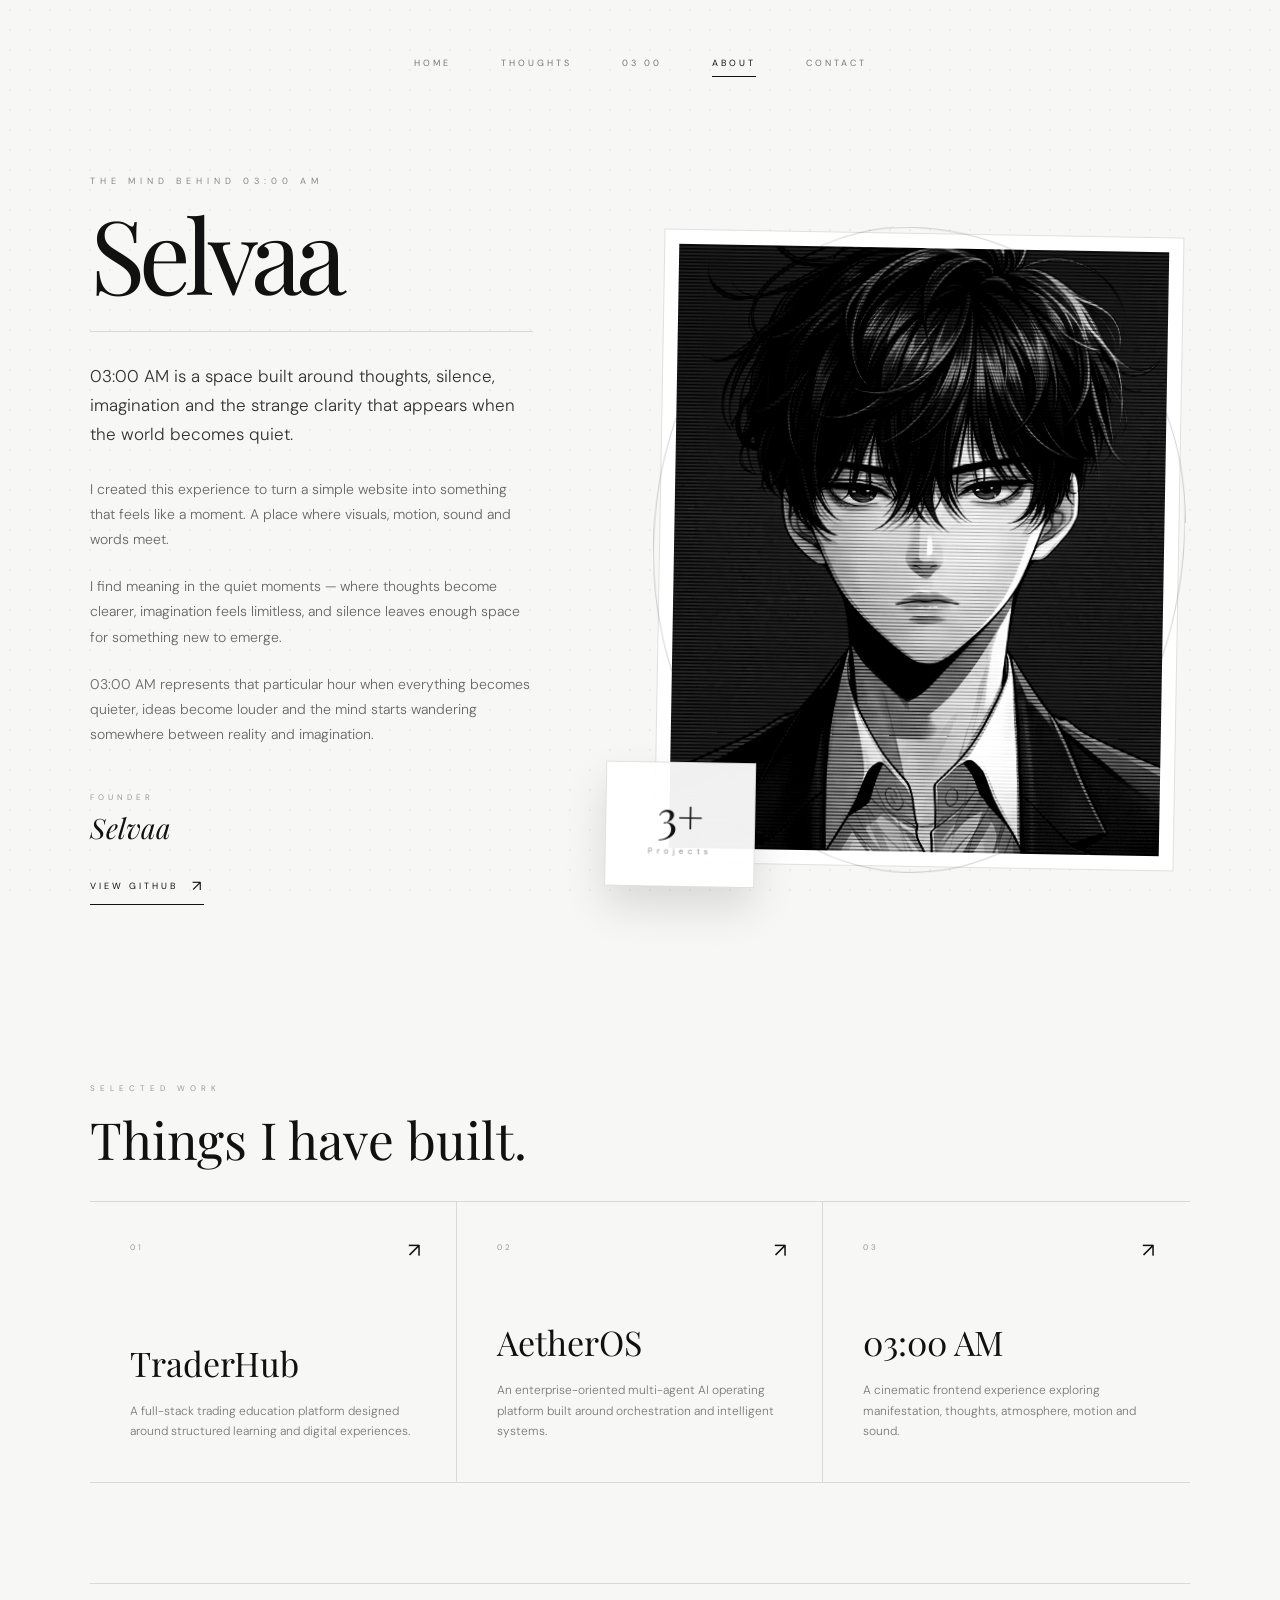
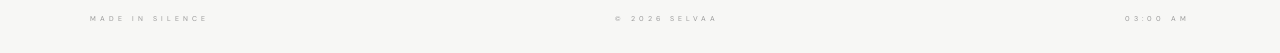
<file: about.html>
<!doctype html>
<html lang="en">
  <head>
    <meta charset="UTF-8" />

    <meta name="viewport" content="width=device-width, initial-scale=1.0" />

    <title>03:00 AM — About Selvaa</title>

    <link rel="stylesheet" href="css/about.css" />

    <link
      href="https://fonts.googleapis.com/css2?family=DM+Sans:wght@300;400;500&family=Playfair+Display:ital,wght@0,400;0,500;1,400;1,500&display=swap"
      rel="stylesheet"
    />
  </head>

  <body>
    <!-- =========================================
         PAGE
    ========================================== -->

    <main class="about-page">
      <!-- =====================================
             HEADER
        ====================================== -->

      <header class="about-header">
        <!-- <a href="index.html" class="about-logo"> 03:00 </a> -->

        <nav class="about-nav">
          <a href="index.html"> HOME </a>

          <a href="thoughts.html"> THOUGHTS </a>

          <a href="0300.html">03 00</a>

          <a href="about.html" class="active"> ABOUT </a>

          <a href="contact.html"> CONTACT </a>
        </nav>
      </header>

      <!-- =====================================
             HERO
        ====================================== -->

      <section class="about-hero">
        <!-- =================================
                 LEFT CONTENT
            ================================== -->

        <div class="about-content">
          <span class="eyebrow"> THE MIND BEHIND 03:00 AM </span>

          <h1>Selvaa</h1>

          <div class="intro-line"></div>

          <p class="about-lead">
            03:00 AM is a space built around thoughts, silence, imagination and
            the strange clarity that appears when the world becomes quiet.
          </p>

          <p>
            I created this experience to turn a simple website into something
            that feels like a moment. A place where visuals, motion, sound and
            words meet.
          </p>

          <p>
            I find meaning in the quiet moments — where thoughts become clearer,
            imagination feels limitless, and silence leaves enough space for
            something new to emerge.
          </p>

          <p>
            03:00 AM represents that particular hour when everything becomes
            quieter, ideas become louder and the mind starts wandering somewhere
            between reality and imagination.
          </p>

          <!-- =================================
                     SIGNATURE
                ================================== -->

          <div class="signature">
            <span> Founder </span>

            <strong> Selvaa </strong>
          </div>

          <!-- =================================
                     GITHUB
                ================================== -->

          <a
            href="https://github.com/sselvaa202-cpu"
            target="_blank"
            rel="noopener noreferrer"
            class="github-link"
          >
            VIEW GITHUB

            <span>↗</span>
          </a>
        </div>

        <!-- =================================
                 RIGHT PORTRAIT
            ================================== -->

        <div class="portrait-area" id="portraitArea">
          <!-- Decorative outer frame -->

          <div class="portrait-frame">
            <!-- Wave border -->

            <div class="liquid-border"></div>

            <!-- Image container -->

            <div class="portrait" id="portrait">
              <!--
                            Base grayscale image
                        -->

              <img
                src="assets/images/anime.png"
                alt="Selvaa"
                class="portrait-image grayscale"
              />

              <!--
                            Color layer.

                            JavaScript controls
                            the circular mask.
                        -->

              <img
                src="assets/images/profile animee.png"
                alt=""
                class="portrait-image color-image"
                aria-hidden="true"
              />

              <!-- Water ripple -->

              <div class="water-ripple ripple-one"></div>

              <div class="water-ripple ripple-two"></div>

              <div class="water-ripple ripple-three"></div>

              <!-- Cursor glow -->

              <div class="cursor-glow"></div>
            </div>

            <!-- =================================
                         FLOATING CARD
                    ================================== -->

            <div class="floating-card">
              <span class="number"> 3+ </span>

              <span class="card-label"> Projects </span>
            </div>

            <!-- Image caption -->
            <!-- 
                    <div class="portrait-caption">

                        <span>
                            SELVAA
                        </span>

                        <span>
                            03:00 AM
                        </span>

                    </div> -->
          </div>
        </div>
      </section>

      <!-- =====================================
             PROJECTS
        ====================================== -->

      <section class="projects-section">
        <div class="section-heading">
          <span> SELECTED WORK </span>

          <h2>Things I have built.</h2>
        </div>

        <div class="projects-grid">
          <!-- PROJECT 01 -->

          <a
            href="https://github.com/sselvaa202-cpu/tradershub"
            target="_blank"
            rel="noopener noreferrer"
            class="project-card"
          >
            <span class="project-number"> 01 </span>

            <div>
              <h3>TraderHub</h3>

              <p>
                A full-stack trading education platform designed around
                structured learning and digital experiences.
              </p>
            </div>

            <span class="project-arrow"> ↗ </span>
          </a>

          <!-- PROJECT 02 -->

          <a
            href="https://github.com/sselvaa202-cpu/AetherOS"
            target="_blank"
            rel="noopener noreferrer"
            class="project-card"
          >
            <span class="project-number"> 02 </span>

            <div>
              <h3>AetherOS</h3>

              <p>
                An enterprise-oriented multi-agent AI operating platform built
                around orchestration and intelligent systems.
              </p>
            </div>

            <span class="project-arrow"> ↗ </span>
          </a>

          <!-- PROJECT 03 -->

          <a
            href="https://github.com/sselvaa202-cpu/03-00-Am"
            target="_blank"
            rel="noopener noreferrer"
            class="project-card"
          >
            <span class="project-number"> 03 </span>

            <div>
              <h3>03:00 AM</h3>

              <p>
                A cinematic frontend experience exploring manifestation,
                thoughts, atmosphere, motion and sound.
              </p>
            </div>

            <span class="project-arrow"> ↗ </span>
          </a>
        </div>
      </section>

      <!-- =====================================
             FOOTER
        ====================================== -->

      <footer class="about-footer">
        <span> MADE IN SILENCE </span>

        <span> © 2026 SELVAA </span>

        <span> 03:00 AM </span>
      </footer>
    </main>

    <script src="about.js"></script>
  </body>
</html>
</file>
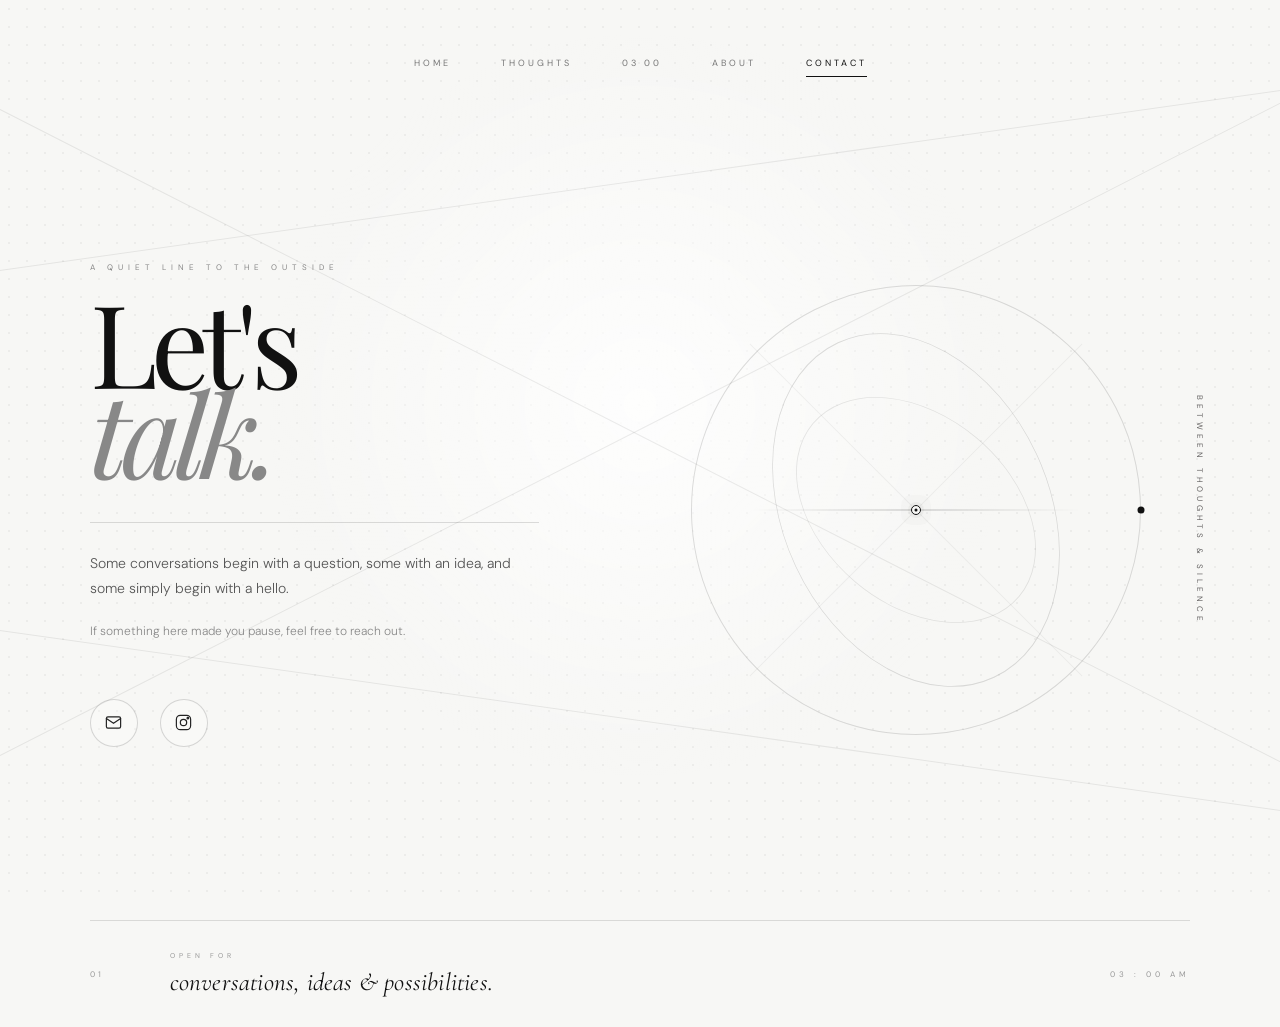
<file: contact.html>
<!DOCTYPE html>
<html lang="en">

<head>
    <meta charset="UTF-8">

    <meta name="viewport"
          content="width=device-width, initial-scale=1.0">

    <title>03:00 AM — Contact Selvaa</title>

    <link rel="stylesheet" href="css/contact.css">
</head>

<body>

    <main class="contact-page">

        <!-- =================================================
             HEADER
        ================================================== -->

        <header class="contact-header">

            <!-- <a href="index.html" class="contact-logo">
                03:00
            </a> -->

            <nav class="contact-nav">

                <a href="index.html">
                    HOME
                </a>

                <a href="thoughts.html">
                    THOUGHTS
                </a>

                <a href="0300.html">
                    03 00
                </a>

                <a href="about.html">
                    ABOUT
                </a>

                <a href="contact.html" class="active">
                    CONTACT
                </a>

            </nav>

        </header>


        <!-- =================================================
             BACKGROUND CROSS LINES
        ================================================== -->

        <div class="cross-lines">

            <span class="line line-one"></span>
            <span class="line line-two"></span>
            <span class="line line-three"></span>
            <span class="line line-four"></span>

        </div>


        <!-- =================================================
             HERO
        ================================================== -->

        <section class="contact-hero">


            <!-- =============================================
                 LEFT SIDE
            ============================================== -->

            <div class="contact-intro">

                <span class="eyebrow">
                    A QUIET LINE TO THE OUTSIDE
                </span>


                <h1>
                    Let's<br>
                    <span>talk.</span>
                </h1>


                <div class="intro-line"></div>


                <p class="contact-description">

                    Some conversations begin with a question,
                    some with an idea, and some simply begin
                    with a hello.

                </p>


                <p class="contact-description small">

                    If something here made you pause,
                    feel free to reach out.

                </p>


                <!-- =========================================
                     SOCIAL / CONTACT ICONS
                ========================================== -->

                <div class="contact-icons">


                    <!-- EMAIL -->

                    <a
                        href="mailto:sselvaa202@gmail.com"
                        class="contact-icon email-icon"
                        aria-label="Send email"
                        data-tooltip="sselvaa202@gmail.com"
                    >

                        <svg
                            viewBox="0 0 24 24"
                            aria-hidden="true"
                        >

                            <rect
                                x="3"
                                y="5"
                                width="18"
                                height="14"
                                rx="2"
                            ></rect>

                            <path
                                d="M3 7l9 6 9-6"
                            ></path>

                        </svg>

                    </a>


                    <!-- INSTAGRAM -->

                    <a
                        href="https://www.instagram.com/selvaa03.00/"
                        target="_blank"
                        rel="noopener noreferrer"
                        class="contact-icon instagram-icon"
                        aria-label="Open Instagram"
                        data-tooltip="@selvaa03.00"
                    >

                        <svg
                            viewBox="0 0 24 24"
                            aria-hidden="true"
                        >

                            <rect
                                x="3"
                                y="3"
                                width="18"
                                height="18"
                                rx="5"
                            ></rect>

                            <circle
                                cx="12"
                                cy="12"
                                r="4"
                            ></circle>

                            <circle
                                cx="17.5"
                                cy="6.5"
                                r="1"
                                class="instagram-dot"
                            ></circle>

                        </svg>

                    </a>

                </div>

            </div>


            <!-- =============================================
                 RIGHT ART
            ============================================== -->

            <div class="contact-art">


                <!-- OUTER ORBIT -->

                <div class="orbit orbit-one"></div>


                <!-- MIDDLE ORBIT -->

                <div class="orbit orbit-two"></div>


                <!-- INNER ORBIT -->

                <div class="orbit orbit-three"></div>


                <!-- DIAGONAL CROSS -->

                <div class="art-cross">

                    <span></span>
                    <span></span>

                </div>


                <!-- CENTER POINT -->

                <div class="orbit-center">

                    <span></span>

                </div>


                <!-- OLD 03:00 CARD REMOVED -->


                <!-- OLD 03 AM REMOVED -->


                <!-- VERTICAL TEXT -->

                <div class="vertical-text">
                    BETWEEN THOUGHTS & SILENCE
                </div>


                <!-- ORBITING DOT -->

                <div class="orbit-dot"></div>


            </div>

        </section>


        <!-- =================================================
             BOTTOM MESSAGE
        ================================================== -->

        <section class="contact-bottom">

            <span class="bottom-number">
                01
            </span>


            <div class="bottom-message">

                <span>
                    OPEN FOR
                </span>

                <strong>
                    conversations, ideas & possibilities.
                </strong>

            </div>


            <span class="bottom-time">
                03 : 00 AM
            </span>

        </section>


        <!-- =================================================
             FOOTER
        ================================================== -->
<!-- 
        <footer class="contact-footer">

            <span>
                © 2026 SELVAA
            </span>

            <span>
                MADE AFTER MIDNIGHT
            </span>

            <span>
                03 : 00
            </span>

        </footer> -->


    </main>


    <script src="contact.js"></script>

</body>

</html>
</file>
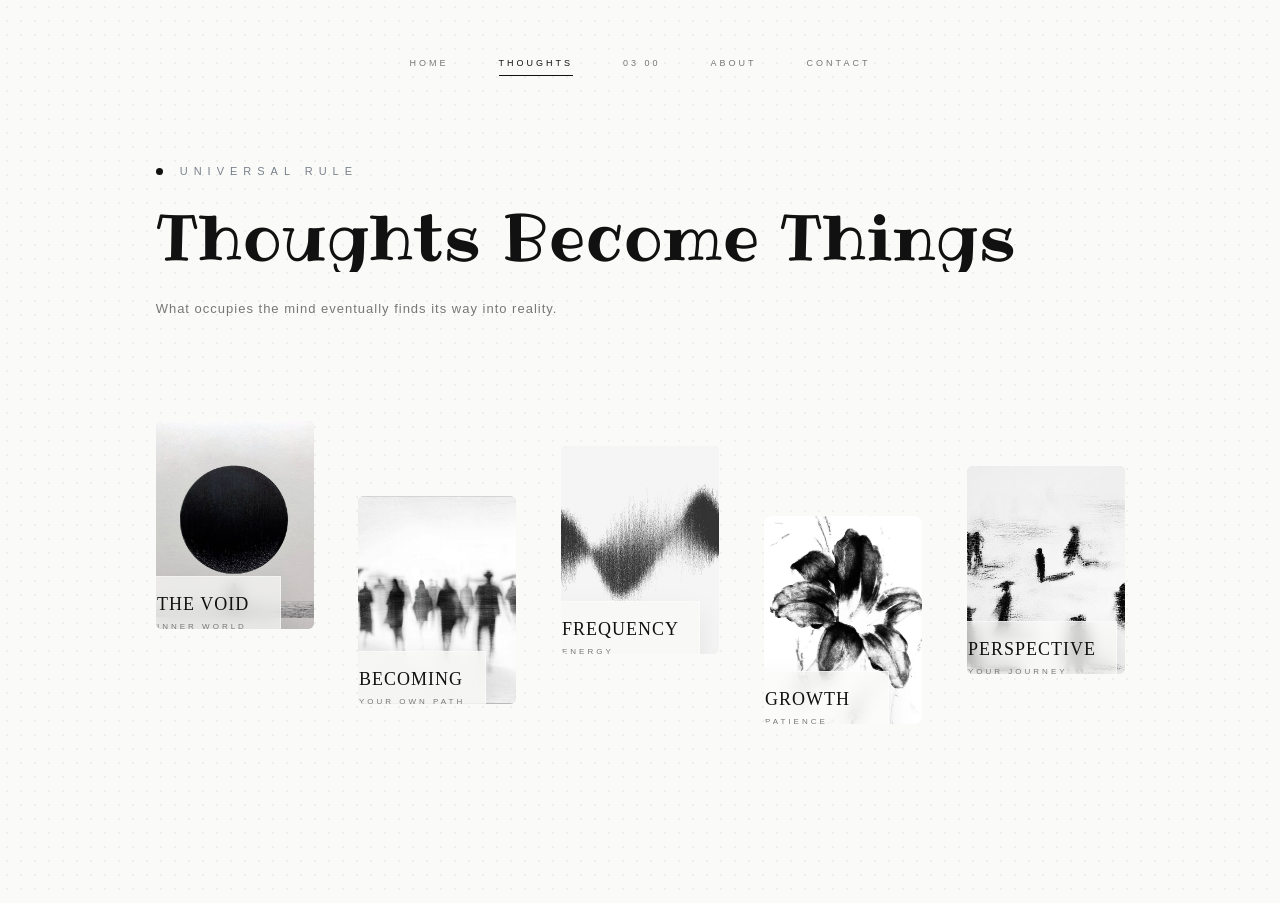
<file: thoughts.html>
<!DOCTYPE html>
<html lang="en">

<head>

    <meta charset="UTF-8">

    <meta name="viewport"
          content="width=device-width, initial-scale=1.0">

    <title>Thoughts | 03:00 AM</title>

    <link rel="stylesheet" href="css/thoughts.css">

</head>


<body>


    <!-- =================================
         DOTTED BACKGROUND
    ================================== -->

    <div class="dotted-background"></div>

    

    <!-- =================================
         PAGE HEADER / NAVIGATION
    ================================== -->
    

    <header class="site-header">
    <main class="about-page">
      <!-- =====================================
             HEADER
        ====================================== -->

      <header class="about-header">
        <!-- <a href="index.html" class="about-logo"> 03:00 </a> -->

        <nav class="about-nav">
          <a href="index.html"> HOME </a>

          <a href="thoughts.html" class="active"> THOUGHTS </a>

          <a href="0300.html">03 00</a>

          <a href="about.html" > ABOUT </a>

          <a href="contact.html"> CONTACT </a>
        </nav>
      </header>



    <!-- =================================
         PAGE HEADER
    ================================== -->

    <header class="thought-header">

        <p class="eyebrow">
            UNIVERSAL RULE
        </p>


        <h1>
            Thoughts Become Things
        </h1>


        <p class="intro">
            What occupies the mind eventually finds
            its way into reality.
        </p>

    </header>





    <!-- =================================
         THOUGHTS GALLERY
    ================================== -->

    <main class="thought-gallery">



        <!-- =================================
             IMAGE 01
        ================================== -->

        <article class="thought-card card-1">

            <div class="image-box">

                <img
                    src="assets/images/thoughts4.jfif"
                    alt="Abstract black circle with a person"
                >

                <div class="overlay"></div>


                <div class="quote">

                    <span>01</span>

                    <p>
                        Your reality begins
                        with the thoughts
                        you repeatedly believe.
                    </p>

                </div>


                <div class="floating-label">

                    <strong>
                        THE VOID
                    </strong>

                    <small>
                        INNER WORLD
                    </small>

                </div>

            </div>

        </article>





        <!-- =================================
             IMAGE 02
        ================================== -->

        <article class="thought-card card-2">

            <div class="image-box">

                <img
                    src="assets/images/download (3).jfif"
                    alt="Blurred people"
                >

                <div class="overlay"></div>


                <div class="quote">

                    <span>02</span>

                    <p>
                        You don't have to
                        follow every path
                        everyone else takes.
                    </p>

                </div>


                <div class="floating-label">

                    <strong>
                        BECOMING
                    </strong>

                    <small>
                        YOUR OWN PATH
                    </small>

                </div>

            </div>

        </article>





        <!-- =================================
             IMAGE 03
        ================================== -->

        <article class="thought-card card-3">

            <div class="image-box">

                <img
                    src="assets/images/thoughts1.jfif"
                    alt="Abstract frequency wave"
                >

                <div class="overlay"></div>


                <div class="quote">

                    <span>03</span>

                    <p>
                        What you give your
                        attention to becomes
                        your frequency.
                    </p>

                </div>


                <div class="floating-label">

                    <strong>
                        FREQUENCY
                    </strong>

                    <small>
                        ENERGY
                    </small>

                </div>

            </div>

        </article>





        <!-- =================================
             IMAGE 04
        ================================== -->

        <article class="thought-card card-4">

            <div class="image-box">

                <img
                    src="assets/images/thoughts2.jfif"
                    alt="Black and white flower"
                >

                <div class="overlay"></div>


                <div class="quote">

                    <span>04</span>

                    <p>
                        Growth is often
                        invisible before
                        it becomes beautiful.
                    </p>

                </div>


                <div class="floating-label">

                    <strong>
                        GROWTH
                    </strong>

                    <small>
                        PATIENCE
                    </small>

                </div>

            </div>

        </article>





        <!-- =================================
             IMAGE 05
        ================================== -->

        <article class="thought-card card-5">

            <div class="image-box">

                <img
                    src="assets/images/thoughts3.jfif"
                    alt="People moving in different directions"
                >

                <div class="overlay"></div>


                <div class="quote">

                    <span>05</span>

                    <p>
                        Stop comparing your
                        journey and your
                        vision becomes clear.
                    </p>

                </div>


                <div class="floating-label">

                    <strong>
                        PERSPECTIVE
                    </strong>

                    <small>
                        YOUR JOURNEY
                    </small>

                </div>

            </div>

        </article>


    </main>


</body>

</html>
</file>
<file: css/about.css>
/* =====================================================
   GOOGLE FONT
===================================================== */

@import url('https://fonts.googleapis.com/css2?family=DM+Sans:wght@300;400;500&family=Playfair+Display:ital,wght@0,400;0,500;1,400;1,500&display=swap');


/* =====================================================
   RESET
===================================================== */

* {
    margin: 0;
    padding: 0;
    box-sizing: border-box;
}


html {
    scroll-behavior: smooth;
}


body {
    width: 100%;
    min-height: 100vh;

    background: #f7f7f5;

    color: #111;

    font-family: "DM Sans", sans-serif;

    overflow-x: hidden;
}


/* =====================================================
   CINEMATIC BACKGROUND DOTS
===================================================== */

body::before {
    content: "";

    position: fixed;

    inset: 0;

    pointer-events: none;

    z-index: 0;

    background-image:
        radial-gradient(
            rgba(0, 0, 0, 0.15) 0.8px,
            transparent 0.8px
        );

    background-size: 20px 20px;

    opacity: 0.32;

    animation:
        backgroundReveal
        2.2s
        cubic-bezier(.16, 1, .3, 1)
        both;
}


@keyframes backgroundReveal {

    0% {
        opacity: 0;
    }

    100% {
        opacity: 0.32;
    }
}


/* =====================================================
   PAGE
===================================================== */

.about-page {
    position: relative;

    width: 100%;
    min-height: 100vh;

    padding: 35px 7vw 0;

    isolation: isolate;
}


/*
   Keep page content above dotted background
*/

.about-page > * {
    position: relative;

    z-index: 2;
}


/* =====================================================
   HEADER
===================================================== */

.about-header {
    position: relative;

    width: 100%;

    display: flex;

    align-items: center;

    justify-content: center;

    height: 55px;

    z-index: 50;

    animation:
        cinematicHeader
        1.4s
        cubic-bezier(.16, 1, .3, 1)
        both;
}


@keyframes cinematicHeader {

    0% {
        opacity: 0;

        transform:
            translateY(-25px);

        filter:
            blur(8px);
    }

    60% {
        opacity: 0.8;

        filter:
            blur(2px);
    }

    100% {
        opacity: 1;

        transform:
            translateY(0);

        filter:
            blur(0);
    }
}


/* =====================================================
   LOGO
===================================================== */

.about-logo {
    position: absolute;

    left: 0;

    color: #111;

    text-decoration: none;

    font-size: 17px;

    font-weight: 500;

    letter-spacing: 5px;
}


/* =====================================================
   NAVIGATION
===================================================== */

.about-nav {
    display: flex;

    align-items: center;

    gap: 50px;
}


.about-nav a {
    position: relative;

    color: #777;

    text-decoration: none;

    font-size: 9px;

    letter-spacing: 3px;

    transition:
        color 0.3s ease;
}


.about-nav a:hover,
.about-nav a.active {
    color: #111;
}


.about-nav a::after {
    content: "";

    position: absolute;

    left: 0;

    bottom: -8px;

    width: 0;

    height: 1px;

    background: #111;

    transition:
        width 0.35s ease;
}


.about-nav a:hover::after,
.about-nav a.active::after {
    width: 100%;
}


/* =====================================================
   HERO
===================================================== */

.about-hero {
    width: 100%;

    max-width: 1380px;

    margin: 85px auto 0;

    display: grid;

    grid-template-columns:
        minmax(400px, 0.9fr)
        minmax(500px, 1.1fr);

    gap: 9vw;

    align-items: center;

    min-height: 650px;
}


/* =====================================================
   LEFT CONTENT
===================================================== */

.about-content {
    max-width: 620px;

    padding-bottom: 20px;

    animation:
        cinematicContent
        1.8s
        0.25s
        cubic-bezier(.16, 1, .3, 1)
        both;
}


@keyframes cinematicContent {

    0% {
        opacity: 0;

        transform:
            translateY(45px);

        filter:
            blur(10px);
    }

    65% {
        opacity: 0.75;

        filter:
            blur(2px);
    }

    100% {
        opacity: 1;

        transform:
            translateY(0);

        filter:
            blur(0);
    }
}


/* =====================================================
   EYEBROW
===================================================== */

.eyebrow {
    display: block;

    margin-bottom: 22px;

    color: #888;

    font-size: 9px;

    letter-spacing: 5px;

    text-transform: uppercase;
}


/* =====================================================
   MAIN TITLE
===================================================== */

.about-content h1 {
    font-family:
        "Playfair Display",
        Georgia,
        serif;

    font-size:
        clamp(70px, 8vw, 130px);

    font-weight: 400;

    line-height: 0.85;

    letter-spacing: -6px;

    margin-bottom: 35px;
}


/* =====================================================
   LINE
===================================================== */

.intro-line {
    width: 100%;

    height: 1px;

    background:
        rgba(0, 0, 0, 0.12);

    margin-bottom: 30px;
}


/* =====================================================
   PARAGRAPHS
===================================================== */

.about-content p {
    max-width: 600px;

    margin-bottom: 22px;

    color: #666;

    font-size: 14px;

    line-height: 1.8;

    font-weight: 300;
}


.about-content .about-lead {
    color: #333;

    font-size: 17px;

    line-height: 1.7;

    margin-bottom: 28px;
}


/* =====================================================
   SIGNATURE
===================================================== */

.signature {
    margin-top: 45px;

    display: flex;

    flex-direction: column;

    gap: 7px;
}


.signature span {
    color: #999;

    font-size: 8px;

    letter-spacing: 4px;

    text-transform: uppercase;
}


.signature strong {
    font-family:
        "Playfair Display",
        Georgia,
        serif;

    font-size: 28px;

    font-weight: 400;

    font-style: italic;
}


/* =====================================================
   GITHUB LINK
===================================================== */

.github-link {
    display: inline-flex;

    align-items: center;

    gap: 14px;

    margin-top: 30px;

    padding-bottom: 8px;

    color: #111;

    text-decoration: none;

    border-bottom:
        1px solid #111;

    font-size: 9px;

    letter-spacing: 3px;

    transition:
        gap 0.4s ease;
}


.github-link span {
    font-size: 15px;
}


.github-link:hover {
    gap: 22px;
}


/* =====================================================
   PORTRAIT AREA
===================================================== */

.portrait-area {
    position: relative;

    width: 100%;

    display: flex;

    justify-content: center;

    align-items: center;

    perspective: 1000px;

    animation:
        cinematicPortrait
        2s
        0.35s
        cubic-bezier(.16, 1, .3, 1)
        both;
}


@keyframes cinematicPortrait {

    0% {
        opacity: 0;

        transform:
            translateY(55px)
            scale(0.96);

        filter:
            blur(12px);
    }

    60% {
        opacity: 0.8;

        filter:
            blur(3px);
    }

    100% {
        opacity: 1;

        transform:
            translateY(0)
            scale(1);

        filter:
            blur(0);
    }
}


/* =====================================================
   PORTRAIT FRAME
===================================================== */

.portrait-frame {
    position: relative;

    width: min(520px, 100%);

    aspect-ratio: 0.82;

    padding: 14px;

    background: #fff;

    border:
        1px solid
        rgba(0, 0, 0, 0.12);

    transform:
        rotate(1deg);

    transition:
        transform 0.7s
        cubic-bezier(.16, 1, .3, 1);

    z-index: 5;
}


.portrait-frame:hover {
    transform:
        rotate(0deg)
        translateY(-5px);
}


/* =====================================================
   LIQUID BORDER
===================================================== */

.liquid-border {
    position: absolute;

    inset: -7px;

    z-index: -1;

    border:
        1px solid
        rgba(0, 0, 0, 0.25);

    border-radius:
        47% 53% 51% 49%
        /
        50% 45% 55% 50%;

    pointer-events: none;

    opacity: 0.7;

    transition:
        border-radius 0.7s ease,
        transform 0.7s ease,
        box-shadow 0.7s ease;
}


/* =====================================================
   BORDER WAVE WHEN CURSOR APPROACHES BORDER
===================================================== */

.portrait-frame.border-active
.liquid-border {

    animation:
        borderWave
        1.4s
        ease-in-out
        infinite;

    box-shadow:
        0 0 0 1px
        rgba(0, 0, 0, 0.08),

        0 0 25px
        rgba(0, 0, 0, 0.08);
}


@keyframes borderWave {

    0% {
        border-radius:
            47% 53% 51% 49%
            /
            50% 45% 55% 50%;

        transform:
            scale(1);
    }

    25% {
        border-radius:
            42% 58% 55% 45%
            /
            47% 55% 45% 53%;

        transform:
            scale(1.008);
    }

    50% {
        border-radius:
            56% 44% 47% 53%
            /
            55% 43% 57% 45%;

        transform:
            scale(1.015);
    }

    75% {
        border-radius:
            49% 51% 58% 42%
            /
            44% 57% 43% 56%;

        transform:
            scale(1.008);
    }

    100% {
        border-radius:
            47% 53% 51% 49%
            /
            50% 45% 55% 50%;

        transform:
            scale(1);
    }
}


/* =====================================================
   PORTRAIT
===================================================== */

.portrait {
    position: relative;

    width: 100%;

    height: 100%;

    overflow: hidden;

    background: #111;

    cursor: crosshair;
}


/* =====================================================
   IMAGE BASE
===================================================== */

.portrait-image {
    position: absolute;

    inset: 0;

    width: 100%;

    height: 100%;

    display: block;

    object-fit: cover;

    object-position: center;

    user-select: none;

    pointer-events: none;
}


/* =====================================================
   GRAYSCALE IMAGE
===================================================== */

.grayscale {
    filter:
        grayscale(1)
        contrast(1.05);

    z-index: 1;

    transform:
        scale(1.035);

    transition:
        filter 4.8s
        cubic-bezier(.16, 1, .3, 1),

        transform 5s
        cubic-bezier(.16, 1, .3, 1);
}


/* =====================================================
   COLOR IMAGE
===================================================== */

.color-image {

    z-index: 2;

    filter:
        saturate(1.15)
        contrast(1.03);

    /*
       Initially completely hidden.
       JavaScript adds .color-active
       when cursor enters image.
    */

    opacity: 0;

    transform:
        scale(1.045);

    transition:
        opacity 4.8s
        cubic-bezier(.16, 1, .3, 1),

        transform 5.2s
        cubic-bezier(.16, 1, .3, 1);

    pointer-events: none;
}


/* =====================================================
   FULL IMAGE COLOR REVEAL
===================================================== */

.portrait.color-active .color-image {

    opacity: 1;

    transform:
        scale(1);
}


/* =====================================================
   GRAYSCALE IMAGE DURING COLOR TRANSITION
===================================================== */

.portrait.color-active .grayscale {

    filter:
        grayscale(0)
        contrast(1.05);

    transform:
        scale(1);

    transition:
        filter 4.8s
        cubic-bezier(.16, 1, .3, 1),

        transform 5s
        cubic-bezier(.16, 1, .3, 1);
}


/* =====================================================
   CINEMATIC COLOR WRAP
===================================================== */

.portrait.color-active::after {

    content: "";

    position: absolute;

    inset: -20%;

    z-index: 3;

    pointer-events: none;

    background:
        radial-gradient(
            ellipse at center,

            transparent 25%,

            rgba(255, 255, 255, 0.05) 42%,

            rgba(255, 255, 255, 0.12) 50%,

            transparent 70%
        );

    opacity: 0;

    transform:
        scale(0.55);

    animation:
        colorWrap
        5s
        cubic-bezier(.16, 1, .3, 1)
        forwards;
}


@keyframes colorWrap {

    0% {

        opacity: 0;

        transform:
            scale(0.55);
    }

    20% {

        opacity: 0.08;
    }

    45% {

        opacity: 0.16;

        transform:
            scale(0.85);
    }

    65% {

        opacity: 0.10;

        transform:
            scale(1.05);
    }

    82% {

        opacity: 0.04;

        transform:
            scale(1.22);
    }

    100% {

        opacity: 0;

        transform:
            scale(1.4);
    }
}


/* =====================================================
   CURSOR GLOW
===================================================== */

.cursor-glow {
    position: absolute;

    width: 150px;

    height: 150px;

    left: 50%;

    top: 50%;

    transform:
        translate(-50%, -50%);

    border-radius: 50%;

    background:
        radial-gradient(
            circle,
            rgba(255,255,255,0.12),
            transparent 65%
        );

    mix-blend-mode: screen;

    z-index: 5;

    opacity: 0;

    pointer-events: none;

    transition:
        opacity 0.8s ease;
}


.portrait.color-active
.cursor-glow {

    opacity: 1;
}


/* =====================================================
   FLOATING CARD
===================================================== */

.floating-card {
    position: absolute;

    left: -50px;

    bottom: -25px;

    width: 150px;

    height: 125px;

    background:
        rgba(255, 255, 255, 0.94);

    border:
        1px solid
        rgba(0, 0, 0, 0.12);

    box-shadow:
        0 20px 40px
        rgba(0, 0, 0, 0.12);

    display: flex;

    flex-direction: column;

    align-items: center;

    justify-content: center;

    z-index: 10;

    transition:
        transform 0.6s
        cubic-bezier(.16, 1, .3, 1);

    animation:
        cardEntrance
        1.8s
        0.8s
        cubic-bezier(.16, 1, .3, 1)
        both;
}


@keyframes cardEntrance {

    0% {
        opacity: 0;

        transform:
            translateY(30px)
            rotate(5deg)
            scale(0.9);

        filter:
            blur(8px);
    }

    100% {
        opacity: 1;

        transform:
            translateY(0)
            rotate(0deg)
            scale(1);

        filter:
            blur(0);
    }
}


.portrait-frame:hover
.floating-card {

    transform:
        translateY(-8px)
        rotate(-2deg);
}


.floating-card .number {

    font-family:
        "Playfair Display",
        Georgia,
        serif;

    font-size: 45px;

    line-height: 1;
}


.floating-card .card-label {

    margin-top: 8px;

    color: #888;

    font-size: 8px;

    letter-spacing: 4px;
}


/* =====================================================
   PORTRAIT CAPTION
===================================================== */

.portrait-caption {

    position: absolute;

    right: -5px;

    bottom: -42px;

    display: flex;

    gap: 25px;

    color: #999;

    font-size: 7px;

    letter-spacing: 3px;
}


/* =====================================================
   PROJECT SECTION
===================================================== */

.projects-section {

    width: 100%;

    max-width: 1380px;

    margin: 150px auto 0;

    padding-bottom: 100px;

    animation:
        projectEntrance
        1.8s
        1s
        cubic-bezier(.16, 1, .3, 1)
        both;
}


@keyframes projectEntrance {

    0% {
        opacity: 0;

        transform:
            translateY(70px);

        filter:
            blur(10px);
    }

    100% {
        opacity: 1;

        transform:
            translateY(0);

        filter:
            blur(0);
    }
}


/* =====================================================
   SECTION HEADING
===================================================== */

.section-heading {

    padding-bottom: 35px;

    border-bottom:
        1px solid
        rgba(0, 0, 0, 0.12);
}


.section-heading span {

    color: #999;

    font-size: 8px;

    letter-spacing: 5px;
}


.section-heading h2 {

    margin-top: 18px;

    font-family:
        "Playfair Display",
        Georgia,
        serif;

    font-size:
        clamp(35px, 4vw, 60px);

    font-weight: 400;

    line-height: 1;
}


/* =====================================================
   PROJECT GRID
===================================================== */

.projects-grid {

    display: grid;

    grid-template-columns:
        repeat(3, 1fr);

    border-bottom:
        1px solid
        rgba(0, 0, 0, 0.12);
}


/* =====================================================
   PROJECT CARD
===================================================== */

.project-card {

    position: relative;

    min-height: 280px;

    padding: 40px;

    color: #111;

    text-decoration: none;

    border-right:
        1px solid
        rgba(0, 0, 0, 0.12);

    display: flex;

    flex-direction: column;

    justify-content: space-between;

    transition:
        background 0.5s ease,
        transform 0.5s ease;
}


.project-card:last-child {

    border-right: none;
}


.project-card:hover {

    background: #eeeeeb;

    transform:
        translateY(-5px);
}


.project-number {

    color: #999;

    font-size: 8px;

    letter-spacing: 3px;
}


.project-card h3 {

    margin-bottom: 15px;

    font-family:
        "Playfair Display",
        Georgia,
        serif;

    font-size: 34px;

    font-weight: 400;
}


.project-card p {

    max-width: 300px;

    color: #777;

    font-size: 12px;

    line-height: 1.7;

    font-weight: 300;
}


.project-arrow {

    position: absolute;

    top: 35px;

    right: 35px;

    font-size: 20px;

    transition:
        transform 0.4s ease;
}


.project-card:hover
.project-arrow {

    transform:
        translate(5px, -5px);
}


/* =====================================================
   FOOTER
===================================================== */

.about-footer {

    width: 100%;

    padding: 30px 0;

    display: flex;

    align-items: center;

    justify-content: space-between;

    border-top:
        1px solid
        rgba(0, 0, 0, 0.12);

    color: #999;

    font-size: 7px;

    letter-spacing: 4px;

    animation:
        footerEntrance
        1.5s
        1.2s
        cubic-bezier(.16, 1, .3, 1)
        both;
}


@keyframes footerEntrance {

    0% {
        opacity: 0;

        transform:
            translateY(25px);
    }

    100% {
        opacity: 1;

        transform:
            translateY(0);
    }
}


/* =====================================================
   RESPONSIVE
===================================================== */

@media (max-width: 1100px) {

    .about-page {

        padding:
            30px 35px 0;
    }


    .about-hero {

        grid-template-columns:
            1fr;

        gap: 80px;

        margin-top: 70px;
    }


    .about-content {

        max-width: 800px;
    }


    .portrait-area {

        max-width: 650px;

        margin:
            0 auto;
    }


    .projects-section {

        margin-top: 120px;
    }
}


/* =====================================================
   TABLET
===================================================== */

@media (max-width: 700px) {

    .about-page {

        padding:
            25px 20px 0;
    }


    .about-header {

        justify-content: flex-end;
    }


    .about-logo {

        font-size: 15px;
    }


    .about-nav {

        gap: 17px;
    }


    .about-nav a {

        font-size: 7px;

        letter-spacing: 1px;
    }


    .about-hero {

        margin-top: 65px;

        gap: 70px;
    }


    .about-content h1 {

        font-size: 75px;

        letter-spacing: -4px;
    }


    .about-content p {

        font-size: 13px;
    }


    .about-content .about-lead {

        font-size: 15px;
    }


    .portrait-frame {

        width: 90%;
    }


    .floating-card {

        left: -15px;

        width: 125px;

        height: 105px;
    }


    .projects-grid {

        grid-template-columns: 1fr;
    }


    .project-card {

        min-height: 230px;

        border-right: none;

        border-bottom:
            1px solid
            rgba(0, 0, 0, 0.12);
    }


    .project-card:last-child {

        border-bottom: none;
    }


    .about-footer {

        flex-direction: column;

        gap: 15px;

        text-align: center;
    }
}


/* =====================================================
   SMALL MOBILE
===================================================== */

@media (max-width: 450px) {

    .about-nav {

        gap: 10px;
    }


    .about-nav a {

        font-size: 6px;

        letter-spacing: 1px;
    }


    .about-content h1 {

        font-size: 65px;
    }


    .portrait-frame {

        width: 95%;
    }


    .floating-card {

        left: -5px;

        bottom: -15px;
    }


    .portrait-caption {

        right: 0;

        bottom: -32px;

        gap: 10px;
    }
}


/* =====================================================
   REDUCE MOTION
===================================================== */

@media (prefers-reduced-motion: reduce) {

    *,
    *::before,
    *::after {

        animation-duration:
            0.01ms !important;

        animation-iteration-count:
            1 !important;

        scroll-behavior:
            auto !important;

        transition-duration:
            0.01ms !important;
    }
}
</file>
<file: css/contact.css>
/* =====================================================
   GOOGLE FONTS
===================================================== */

@import url('https://fonts.googleapis.com/css2?family=Cormorant+Garamond:ital,wght@0,400;0,500;1,400;1,500&family=DM+Sans:wght@300;400;500&family=Playfair+Display:ital,wght@0,400;0,500;1,400;1,500&display=swap');


/* =====================================================
   RESET
===================================================== */

* {
    margin: 0;
    padding: 0;
    box-sizing: border-box;
}


html {
    scroll-behavior: smooth;
}


body {
    width: 100%;
    min-height: 100vh;

    background: #f7f7f5;

    color: #111;

    font-family:
        "DM Sans",
        sans-serif;

    overflow-x: hidden;
}


/* =====================================================
   PAGE
===================================================== */

.contact-page {
    position: relative;

    width: 100%;
    min-height: 100vh;

    padding:
        35px
        7vw
        0;

    overflow: hidden;
}


/* =====================================================
   DOTTED BACKGROUND
===================================================== */

.contact-page::before {

    content: "";

    position: fixed;

    inset: 0;

    pointer-events: none;

    z-index: -10;

    background-image:
        radial-gradient(
            circle,
            rgba(0, 0, 0, 0.18) 0.65px,
            transparent 0.8px
        );

    background-size:
        18px 18px;

    background-position:
        0 0;

    opacity: 0.38;
}


/* =====================================================
   SOFT CENTER GLOW
===================================================== */

.contact-page::after {

    content: "";

    position: fixed;

    width: 750px;
    height: 750px;

    left: 50%;
    top: 45%;

    transform:
        translate(-50%, -50%);

    background:
        radial-gradient(
            circle,
            rgba(255, 255, 255, 0.82),
            rgba(255, 255, 255, 0.4) 35%,
            transparent 70%
        );

    pointer-events: none;

    z-index: -8;

    transition:
        transform
        2s
        cubic-bezier(.16,1,.3,1);
}


/* =====================================================
   HEADER
===================================================== */

.contact-header {

    position: relative;

    width: 100%;

    height: 55px;

    display: flex;

    align-items: center;

    justify-content: center;

    z-index: 50;

    opacity: 0;

    transform:
        translateY(-18px);

    animation:
        headerReveal
        1.4s
        cubic-bezier(.16,1,.3,1)
        0.1s
        forwards;
}


@keyframes headerReveal {

    to {

        opacity: 1;

        transform:
            translateY(0);
    }
}


/* =====================================================
   LOGO
===================================================== */

.contact-logo {

    position: absolute;

    left: 0;

    top: 50%;

    transform:
        translateY(-50%);

    color: #111;

    text-decoration: none;

    font-size: 17px;

    font-weight: 500;

    letter-spacing: 5px;

    line-height: 1;

    transition:
        letter-spacing
        0.5s
        ease;
}


.contact-logo:hover {

    letter-spacing: 7px;
}


/* =====================================================
   NAVIGATION
===================================================== */

.contact-nav {

    display: flex;

    align-items: center;

    gap: 50px;
}


.contact-nav a {

    position: relative;

    color: #777;

    text-decoration: none;

    font-size: 9px;

    letter-spacing: 3px;

    transition:
        color
        0.4s
        ease;
}


.contact-nav a:hover,
.contact-nav a.active {

    color: #111;
}


.contact-nav a::after {

    content: "";

    position: absolute;

    left: 0;

    bottom: -8px;

    width: 0;

    height: 1px;

    background: #111;

    transition:
        width
        0.5s
        cubic-bezier(.16,1,.3,1);
}


.contact-nav a:hover::after,
.contact-nav a.active::after {

    width: 100%;
}


/* =====================================================
   CROSS BACKGROUND
===================================================== */

.cross-lines {

    position: fixed;

    inset: 0;

    pointer-events: none;

    z-index: 0;

    opacity: 0;

    animation:
        crossReveal
        2.5s
        cubic-bezier(.16,1,.3,1)
        0.7s
        forwards;
}


@keyframes crossReveal {

    to {
        opacity: 1;
    }
}


.line {

    position: absolute;

    display: block;

    height: 1px;

    background:
        rgba(0,0,0,0.075);

    transform-origin: center;
}


.line-one {

    width: 135%;

    left: -18%;

    top: 48%;

    transform:
        rotate(27deg);
}


.line-two {

    width: 135%;

    left: -18%;

    top: 48%;

    transform:
        rotate(-27deg);
}


.line-three {

    width: 110%;

    left: -5%;

    top: 20%;

    transform:
        rotate(-8deg);
}


.line-four {

    width: 110%;

    left: -5%;

    top: 80%;

    transform:
        rotate(8deg);
}


/* =====================================================
   HERO
===================================================== */

.contact-hero {

    position: relative;

    width: 100%;

    max-width: 1380px;

    min-height: 680px;

    margin:
        80px
        auto
        0;

    display: grid;

    grid-template-columns:
        0.9fr
        1.1fr;

    gap: 8vw;

    /*
       IMPORTANT:
       Keeps both sides vertically centered.
    */

    align-items: center;

    z-index: 2;
}


/* =====================================================
   LEFT CONTENT
===================================================== */

.contact-intro {

    position: relative;

    max-width: 600px;

    opacity: 0;

    transform:
        translateY(55px);

    animation:
        contentReveal
        1.7s
        cubic-bezier(.16,1,.3,1)
        0.45s
        forwards;
}


@keyframes contentReveal {

    to {

        opacity: 1;

        transform:
            translateY(0);
    }
}


/* =====================================================
   EYEBROW
===================================================== */

.eyebrow {

    display: block;

    margin-bottom: 25px;

    color: #888;

    font-size: 8px;

    letter-spacing: 5px;

    text-transform: uppercase;
}


/* =====================================================
   MAIN TITLE
===================================================== */

.contact-intro h1 {

    font-family:
        "Playfair Display",
        Georgia,
        serif;

    font-size:
        clamp(
            80px,
            9vw,
            145px
        );

    font-weight: 400;

    line-height: 0.78;

    letter-spacing: -7px;

    margin-bottom: 45px;
}


.contact-intro h1 span {

    color: #888;

    font-style: italic;
}


/* =====================================================
   INTRO LINE
===================================================== */

.intro-line {

    width: 100%;

    height: 1px;

    background:
        rgba(0,0,0,0.13);

    margin-bottom: 28px;
}


/* =====================================================
   DESCRIPTION
===================================================== */

.contact-description {

    max-width: 560px;

    color: #555;

    font-size: 14px;

    line-height: 1.8;

    font-weight: 300;

    margin-bottom: 20px;
}


.contact-description.small {

    color: #888;

    font-size: 12px;

    max-width: 470px;

    margin-bottom: 45px;
}


/* =====================================================
   NEW CONTACT ICON AREA
===================================================== */

.contact-icons {

    display: flex;

    align-items: center;

    gap: 22px;

    height: 70px;
}


/* =====================================================
   CONTACT ICON CIRCLE
===================================================== */

.contact-icon {

    position: relative;

    width: 48px;

    height: 48px;

    display: flex;

    align-items: center;

    justify-content: center;

    border:
        1px solid
        rgba(0,0,0,0.15);

    border-radius: 50%;

    color: #222;

    text-decoration: none;

    background:
        rgba(255,255,255,0.25);

    transition:
        transform
        0.5s
        cubic-bezier(.16,1,.3,1),

        border-color
        0.5s
        ease,

        box-shadow
        0.5s
        ease,

        background
        0.5s
        ease;
}


/* =====================================================
   SVG
===================================================== */

.contact-icon svg {

    width: 19px;

    height: 19px;

    fill: none;

    stroke: currentColor;

    stroke-width: 1.5;

    stroke-linecap: round;

    stroke-linejoin: round;

    transition:
        transform
        0.5s
        cubic-bezier(.16,1,.3,1);
}


/* =====================================================
   HOVER POP + GLOW
===================================================== */

.contact-icon:hover {

    transform:
        translateY(-8px)
        scale(1.12);

    border-color:
        rgba(0,0,0,0.55);

    background:
        rgba(255,255,255,0.8);

    box-shadow:

        0 10px 25px
        rgba(0,0,0,0.08),

        0 0 25px
        rgba(0,0,0,0.08);
}


.contact-icon:hover svg {

    transform:
        scale(1.12);
}


/* =====================================================
   TOOLTIP
===================================================== */

.contact-icon::after {

    content: attr(data-tooltip);

    position: absolute;

    left: 50%;

    bottom: calc(100% + 14px);

    transform:
        translateX(-50%)
        translateY(8px);

    padding:
        7px
        11px;

    background: #111;

    color: #fff;

    font-family:
        "DM Sans",
        sans-serif;

    font-size: 9px;

    font-style: normal;

    letter-spacing: 0.5px;

    white-space: nowrap;

    border-radius: 3px;

    opacity: 0;

    pointer-events: none;

    transition:
        opacity
        0.35s
        ease,

        transform
        0.35s
        cubic-bezier(.16,1,.3,1);
}


/* small tooltip arrow */

.contact-icon::before {

    content: "";

    position: absolute;

    left: 50%;

    bottom: calc(100% + 8px);

    width: 7px;

    height: 7px;

    background: #111;

    transform:
        translateX(-50%)
        rotate(45deg);

    opacity: 0;

    pointer-events: none;

    transition:
        opacity
        0.35s
        ease;
}


.contact-icon:hover::after {

    opacity: 1;

    transform:
        translateX(-50%)
        translateY(0);
}


.contact-icon:hover::before {

    opacity: 1;
}


/* =====================================================
   RIGHT ART
===================================================== */

.contact-art {

    position: relative;

    min-height: 600px;

    /*
       IMPORTANT:
       Prevents the artwork from being pushed
       by the height of the left contact content.
    */

    height: 600px;

    display: flex;

    align-items: center;

    justify-content: center;

    align-self: center;

    opacity: 0;

    transform:
        translateX(60px)
        scale(0.96);

    animation:
        artReveal
        2s
        cubic-bezier(.16,1,.3,1)
        0.65s
        forwards;
}


@keyframes artReveal {

    to {

        opacity: 1;

        transform:
            translateX(0)
            scale(1);
    }
}


/* =====================================================
   SIGNAL LINE
===================================================== */

.contact-art::before {

    content: "";

    position: absolute;

    width: 330px;

    height: 1px;

    left: 50%;

    top: 50%;

    transform:
        translate(-50%, -50%);

    background:
        linear-gradient(
            to right,
            transparent,
            rgba(0,0,0,0.35),
            transparent
        );

    opacity: 0.7;

    z-index: 4;

    animation:
        signalLine
        4s
        ease-in-out
        infinite;
}


@keyframes signalLine {

    0%,
    100% {

        width: 280px;

        opacity: 0.35;
    }

    50% {

        width: 380px;

        opacity: 0.75;
    }
}


/* =====================================================
   SIGNAL POINT
===================================================== */

.contact-art::after {

    content: "";

    position: absolute;

    width: 6px;

    height: 6px;

    left: 50%;

    top: 50%;

    transform:
        translate(-50%, -50%);

    border-radius: 50%;

    background: #111;

    z-index: 6;

    box-shadow:

        0 0 0 5px
        rgba(0,0,0,0.035),

        0 0 0 12px
        rgba(0,0,0,0.015);

    animation:
        signalPulse
        3s
        ease-in-out
        infinite;
}


@keyframes signalPulse {

    0%,
    100% {

        transform:
            translate(-50%, -50%)
            scale(0.8);

        opacity: 0.5;
    }

    50% {

        transform:
            translate(-50%, -50%)
            scale(1.3);

        opacity: 1;
    }
}


/* =====================================================
   ORBIT SYSTEM
===================================================== */

.orbit {

    position: absolute;

    border:
        1px solid
        rgba(0,0,0,0.13);

    border-radius: 50%;

    pointer-events: none;
}


/* =====================================================
   OUTER ORBIT
===================================================== */

.orbit-one {

    width: 450px;

    height: 450px;

    transform:
        rotate(18deg);

    animation:
        orbitFloat
        12s
        ease-in-out
        infinite;
}


/* =====================================================
   MIDDLE ORBIT
===================================================== */

.orbit-two {

    width: 370px;

    height: 370px;

    transform:
        rotate(-25deg)
        scaleX(0.72);

    animation:
        orbitFloatTwo
        15s
        ease-in-out
        infinite;
}


/* =====================================================
   INNER ORBIT
===================================================== */

.orbit-three {

    width: 270px;

    height: 270px;

    transform:
        rotate(40deg)
        scaleY(0.7);

    border-color:
        rgba(0,0,0,0.09);

    animation:
        orbitFloatThree
        10s
        ease-in-out
        infinite;
}


/* =====================================================
   ORBIT ANIMATIONS
===================================================== */

@keyframes orbitFloat {

    0%,
    100% {

        transform:
            rotate(18deg)
            scale(1);
    }

    50% {

        transform:
            rotate(25deg)
            scale(1.025);
    }
}


@keyframes orbitFloatTwo {

    0%,
    100% {

        transform:
            rotate(-25deg)
            scaleX(0.72);
    }

    50% {

        transform:
            rotate(-18deg)
            scaleX(0.76);
    }
}


@keyframes orbitFloatThree {

    0%,
    100% {

        transform:
            rotate(40deg)
            scaleY(0.7);
    }

    50% {

        transform:
            rotate(32deg)
            scaleY(0.74);
    }
}


/* =====================================================
   ART CROSS
===================================================== */

.art-cross {

    position: absolute;

    width: 470px;

    height: 470px;

    pointer-events: none;

    opacity: 0.65;
}


.art-cross span {

    position: absolute;

    left: 50%;

    top: 50%;

    width: 100%;

    height: 1px;

    background:
        rgba(0,0,0,0.08);

    transform-origin: center;
}


.art-cross span:first-child {

    transform:
        translate(-50%,-50%)
        rotate(45deg);
}


.art-cross span:last-child {

    transform:
        translate(-50%,-50%)
        rotate(-45deg);
}


/* =====================================================
   CENTER POINT
===================================================== */

.orbit-center {

    position: absolute;

    width: 10px;

    height: 10px;

    left: 50%;

    top: 50%;

    transform:
        translate(-50%,-50%);

    border:
        1px solid #111;

    border-radius: 50%;

    background:
        #f7f7f5;

    z-index: 7;
}


.orbit-center span {

    position: absolute;

    width: 3px;

    height: 3px;

    left: 50%;

    top: 50%;

    transform:
        translate(-50%,-50%);

    background:
        #111;

    border-radius: 50%;
}


/* =====================================================
   VERTICAL TEXT
===================================================== */

.vertical-text {

    position: absolute;

    right: -15px;

    top: 50%;

    color: #646262;

    font-size: 8px;

    letter-spacing: 4px;

    writing-mode:
        vertical-rl;

    transform:
        translateY(-50%);
}


/* =====================================================
   ORBITING DOT
===================================================== */

.orbit-dot {

    position: absolute;

    width: 7px;

    height: 7px;

    border-radius: 50%;

    background:
        #111;

    top: 50%;

    left: 50%;

    transform:
        translate(-50%,-50%)
        translateX(225px);

    animation:
        orbitDot
        8s
        linear
        infinite;
}


@keyframes orbitDot {

    from {

        transform:
            translate(-50%,-50%)
            rotate(0deg)
            translateX(225px);
    }

    to {

        transform:
            translate(-50%,-50%)
            rotate(360deg)
            translateX(225px);
    }
}


/* =====================================================
   BOTTOM
===================================================== */

.contact-bottom {

    position: relative;

    width: 100%;

    max-width: 1380px;

    margin:
        70px
        auto
        0;

    padding:
        30px
        0;

    border-top:
        1px solid
        rgba(0,0,0,0.12);

    display: grid;

    grid-template-columns:
        80px
        1fr
        auto;

    align-items: center;

    z-index: 3;

    opacity: 0;

    transform:
        translateY(30px);

    animation:
        bottomReveal
        1.4s
        cubic-bezier(.16,1,.3,1)
        1.3s
        forwards;
}


@keyframes bottomReveal {

    to {

        opacity: 1;

        transform:
            translateY(0);
    }
}


.bottom-number {

    color: #999;

    font-size: 8px;

    letter-spacing: 3px;
}


.bottom-message {

    display: flex;

    flex-direction: column;

    gap: 7px;
}


.bottom-message span {

    color: #999;

    font-size: 7px;

    letter-spacing: 4px;
}


.bottom-message strong {

    font-family:
        "Cormorant Garamond",
        Georgia,
        serif;

    font-size: 25px;

    font-weight: 400;

    font-style: italic;

    letter-spacing: 0.2px;
}


.bottom-time {

    color: #999;

    font-size: 8px;

    letter-spacing: 4px;
}


/* =====================================================
   FOOTER
===================================================== */

.contact-footer {

    position: relative;

    width: 100%;

    padding:
        30px
        0;

    display: flex;

    justify-content: space-between;

    border-top:
        1px solid
        rgba(0,0,0,0.1);

    color: #999;

    font-size: 7px;

    letter-spacing: 4px;

    z-index: 3;
}


/* =====================================================
   TABLET
===================================================== */

@media (max-width: 1100px) {

    .contact-page {

        padding:
            30px
            35px
            0;
    }


    .contact-hero {

        grid-template-columns:
            1fr;

        gap: 70px;

        margin-top: 70px;
    }


    .contact-intro {

        max-width: 800px;
    }


    .contact-art {

        min-height: 550px;

        height: 550px;

        max-width: 650px;

        margin:
            0 auto;

        width: 100%;
    }


    .contact-bottom {

        margin-top: 60px;
    }
}


/* =====================================================
   MOBILE
===================================================== */

@media (max-width: 700px) {

    .contact-page {

        padding:
            25px
            20px
            0;
    }


    /* HEADER */

    .contact-header {

        justify-content:
            flex-end;
    }


    .contact-logo {

        font-size: 15px;
    }


    .contact-nav {

        gap: 17px;
    }


    .contact-nav a {

        font-size: 7px;

        letter-spacing: 1px;
    }


    /* HERO */

    .contact-hero {

        margin-top: 60px;

        gap: 60px;
    }


    /* TITLE */

    .contact-intro h1 {

        font-size: 80px;

        letter-spacing: -5px;
    }


    /* DESCRIPTION */

    .contact-description {

        font-size: 13px;
    }


    /* ICONS */

    .contact-icons {

        gap: 18px;
    }


    .contact-icon {

        width: 45px;

        height: 45px;
    }


    /* ART */

    .contact-art {

        min-height: 500px;

        height: 500px;
    }


    /* ORBITS */

    .orbit-one {

        width: 340px;

        height: 340px;
    }


    .orbit-two {

        width: 285px;

        height: 285px;
    }


    .orbit-three {

        width: 210px;

        height: 210px;
    }


    /* CROSS */

    .art-cross {

        width: 350px;

        height: 350px;
    }


    /* SIGNAL */

    .contact-art::before {

        width: 240px;
    }


    @keyframes signalLine {

        0%,
        100% {

            width: 210px;

            opacity: 0.3;
        }

        50% {

            width: 300px;

            opacity: 0.7;
        }
    }


    /* VERTICAL TEXT */

    .vertical-text {

        display: none;
    }


    /* ORBIT DOT */

    .orbit-dot {

        transform:
            translate(-50%,-50%)
            translateX(170px);
    }


    /* BOTTOM */

    .contact-bottom {

        grid-template-columns:
            45px
            1fr;

        gap: 15px;
    }


    .bottom-time {

        display: none;
    }


    .bottom-message strong {

        font-size: 22px;
    }


    /* FOOTER */

    .contact-footer {

        flex-direction:
            column;

        align-items:
            center;

        gap: 15px;

        text-align: center;
    }
}


/* =====================================================
   SMALL MOBILE
===================================================== */

@media (max-width: 450px) {

    .contact-page {

        padding:
            20px
            16px
            0;
    }


    /* HEADER */

    .contact-logo {

        font-size: 14px;

        letter-spacing: 4px;
    }


    .contact-nav {

        gap: 10px;
    }


    .contact-nav a {

        font-size: 6px;

        letter-spacing: 1px;
    }


    /* TITLE */

    .contact-intro h1 {

        font-size: 68px;

        letter-spacing: -4px;
    }


    /* DESCRIPTION */

    .contact-description {

        font-size: 12px;

        line-height: 1.7;
    }


    /* ICONS */

    .contact-icons {

        gap: 15px;
    }


    .contact-icon {

        width: 43px;

        height: 43px;
    }


    .contact-icon svg {

        width: 17px;

        height: 17px;
    }


    /* ART */

    .contact-art {

        min-height: 420px;

        height: 420px;
    }


    /* ORBITS */

    .orbit-one {

        width: 280px;

        height: 280px;
    }


    .orbit-two {

        width: 230px;

        height: 230px;
    }


    .orbit-three {

        width: 170px;

        height: 170px;
    }


    /* CROSS */

    .art-cross {

        width: 290px;

        height: 290px;
    }


    /* SIGNAL */

    .contact-art::before {

        width: 190px;
    }


    @keyframes signalLine {

        0%,
        100% {

            width: 170px;

            opacity: 0.3;
        }

        50% {

            width: 230px;

            opacity: 0.65;
        }
    }


    /* ORBIT DOT */

    .orbit-dot {

        transform:
            translate(-50%,-50%)
            translateX(140px);
    }


    /* BOTTOM */

    .bottom-message strong {

        font-size: 19px;
    }
}


/* =====================================================
   REDUCE MOTION
===================================================== */

@media (prefers-reduced-motion: reduce) {

    *,
    *::before,
    *::after {

        animation-duration:
            0.01ms !important;

        animation-iteration-count:
            1 !important;

        transition-duration:
            0.01ms !important;

        scroll-behavior:
            auto !important;
    }
}
</file>
<file: css/thoughts.css>
/* =====================================================
   GOOGLE FONT
===================================================== */

@import url('https://fonts.googleapis.com/css2?family=Ribeye&display=swap');


/* =====================================================
   RESET
===================================================== */

* {
    margin: 0;
    padding: 0;
    box-sizing: border-box;
}


html {
    scroll-behavior: smooth;
}


body {

    background: #fafaf9;

    color: #111;

    overflow-x: hidden;

    font-family: Arial, sans-serif;
}


/* =====================================================
   PAGE
===================================================== */

.about-page {
    position: relative;

    width: 100%;
    min-height: 100vh;

    padding: 35px 7vw 0;

    isolation: isolate;
}


/*
   Keep page content above dotted background
*/

.about-page > * {
    position: relative;

    z-index: 2;
}


/* =====================================================
   HEADER
===================================================== */

.about-header {
    position: relative;

    width: 100%;

    display: flex;

    align-items: center;

    justify-content: center;

    height: 55px;

    z-index: 50;

    animation:
        cinematicHeader
        1.4s
        cubic-bezier(.16, 1, .3, 1)
        both;
}


@keyframes cinematicHeader {

    0% {
        opacity: 0;

        transform:
            translateY(-25px);

        filter:
            blur(8px);
    }

    60% {
        opacity: 0.8;

        filter:
            blur(2px);
    }

    100% {
        opacity: 1;

        transform:
            translateY(0);

        filter:
            blur(0);
    }
}


/* =====================================================
   LOGO
===================================================== */

.about-logo {
    position: absolute;

    left: 0;

    color: #111;

    text-decoration: none;

    font-size: 17px;

    font-weight: 500;

    letter-spacing: 5px;
}


/* =====================================================
   NAVIGATION
===================================================== */

.about-nav {
    display: flex;

    align-items: center;

    gap: 50px;
}


.about-nav a {
    position: relative;

    color: #777;

    text-decoration: none;

    font-size: 9px;

    letter-spacing: 3px;

    transition:
        color 0.3s ease;
}


.about-nav a:hover,
.about-nav a.active {
    color: #111;
}


.about-nav a::after {
    content: "";

    position: absolute;

    left: 0;

    bottom: -8px;

    width: 0;

    height: 1px;

    background: #111;

    transition:
        width 0.35s ease;
}


.about-nav a:hover::after,
.about-nav a.active::after {
    width: 100%;
}


/* =====================================================
   HERO
===================================================== */

.about-hero {
    width: 100%;

    max-width: 1380px;

    margin: 85px auto 0;

    display: grid;

    grid-template-columns:
        minmax(400px, 0.9fr)
        minmax(500px, 1.1fr);

    gap: 9vw;

    align-items: center;

    min-height: 650px;
}


/* =====================================================
   DOTTED BACKGROUND
===================================================== */

.dotted-background {

    position: fixed;

    top: 0;

    left: 0;

    width: 100%;

    height: 100%;

    z-index: -10;

    pointer-events: none;

    background-image:
        radial-gradient(
            rgba(0, 0, 0, 0.18) 1px,
            transparent 1px
        );

    background-size:
        14px 14px;

    opacity: 0.25;
}


/* =====================================================
   HEADER / HERO
===================================================== */

.thought-header {

    width: 88%;

    max-width: 1500px;

    margin: auto;

    padding-top: 75px;

    padding-bottom: 100px;

    opacity: 0;

    transform:
        translateY(45px);

    animation:
        cinematicHeader
        1.7s
        cubic-bezier(.16,1,.3,1)
        0.35s
        forwards;
}


@keyframes cinematicHeader {

    0% {

        opacity: 0;

        transform:
            translateY(45px);
    }

    100% {

        opacity: 1;

        transform:
            translateY(0);
    }
}


/* =====================================================
   EYEBROW
===================================================== */

.eyebrow {

    font-family:
        Arial,
        sans-serif;

    font-size: 11px;

    letter-spacing: 6px;

    color: #78808b;

    margin-bottom: 25px;

    opacity: 0;

    transform:
        translateY(15px);

    animation:
        smallReveal
        1s
        cubic-bezier(.16,1,.3,1)
        0.8s
        forwards;
}


@keyframes smallReveal {

    to {

        opacity: 1;

        transform:
            translateY(0);
    }
}


.eyebrow::before {

    content: "";

    display: inline-block;

    width: 7px;

    height: 7px;

    background: #111;

    border-radius: 50%;

    margin-right: 8px;
}


/* =====================================================
   MAIN HEADING
===================================================== */

.thought-header h1 {

    font-family:
        "Ribeye",
        Georgia,
        serif;

    font-size:
        clamp(
            45px,
            5vw,
            78px
        );

    font-weight: 400;

    line-height: 1.1;

    letter-spacing: 1px;

    overflow: hidden;
}


/* =====================================================
   INTRO
===================================================== */

.intro {

    margin-top: 25px;

    max-width: 480px;

    font-family:
        Arial,
        sans-serif;

    font-size: 13px;

    line-height: 1.8;

    letter-spacing: 1px;

    color: #777;

    opacity: 0;

    transform:
        translateY(15px);

    animation:
        smallReveal
        1.2s
        cubic-bezier(.16,1,.3,1)
        1s
        forwards;
}


/* =====================================================
   GALLERY
===================================================== */

.thought-gallery {

    width: 88%;

    max-width: 1500px;

    margin: auto;

    display: flex;

    align-items: flex-start;

    justify-content: space-between;

    gap: 45px;

    padding-bottom: 180px;

    position: relative;

    z-index: 5;
}


/* =====================================================
   CARD
===================================================== */

.thought-card {

    position: relative;

    flex: 1;

    min-width: 0;

    cursor: pointer;

    outline: none;

    opacity: 0;

    /*
       IMPORTANT:
       No transform remains after entrance.
       Therefore hover/click cannot move card.
    */

    animation:
        cardEntrance
        1.5s
        cubic-bezier(.16,1,.3,1)
        forwards;
}


/* =====================================================
   CINEMATIC CARD ENTRANCE
===================================================== */

.card-1 {

    margin-top: 0;

    animation-delay:
        0.9s;
}


.card-2 {

    margin-top: 75px;

    animation-delay:
        1.05s;
}


.card-3 {

    margin-top: 25px;

    animation-delay:
        1.2s;
}


.card-4 {

    margin-top: 95px;

    animation-delay:
        1.35s;
}


.card-5 {

    margin-top: 45px;

    animation-delay:
        1.5s;
}


@keyframes cardEntrance {

    0% {

        opacity: 0;

        transform:
            translateY(45px)
            scale(0.96);

        filter:
            blur(4px);
    }

    70% {

        opacity: 0.8;

        filter:
            blur(1px);
    }

    100% {

        opacity: 1;

        transform:
            translateY(0)
            scale(1);

        filter:
            blur(0);
    }
}


/* =====================================================
   IMAGE BOX
===================================================== */

.image-box {

    position: relative;

    width: 100%;

    aspect-ratio:
        0.76;

    overflow: hidden;

    border-radius: 6px;

    background: #ddd;

    /*
       Keeps popup inside image
    */

    isolation: isolate;
}


/* =====================================================
   IMAGE
===================================================== */

.image-box img {

    width: 100%;

    height: 100%;

    display: block;

    object-fit: cover;

    /*
       ONLY IMAGE gets transformed.
       Card/image-box never moves.
    */

    transform:
        scale(1);

    transition:

        transform
        1s
        cubic-bezier(.2,.7,.2,1),

        filter
        0.8s
        ease;
}


/* =====================================================
   IMAGE POPUP
   HOVER + CLICK
===================================================== */

/*
   Hover:
*/

.thought-card:hover
.image-box img {


    transform:
        scale(1.12);


    filter:
        blur(5px)
        brightness(0.55);
}


/*
   CLICK / FOCUS:
   Requires tabindex="0" on article
*/

.thought-card:focus
.image-box img {


    transform:
        scale(1.12);


    filter:
        blur(5px)
        brightness(0.55);
}


/* =====================================================
   DARK OVERLAY
===================================================== */

.overlay {

    position: absolute;

    inset: 0;

    z-index: 2;

    background:
        radial-gradient(
            circle at center,
            rgba(0,0,0,0.05),
            rgba(0,0,0,0.55)
        );

    opacity: 0;

    pointer-events: none;

    transition:
        opacity
        0.7s
        ease;
}


.thought-card:hover
.overlay,

.thought-card:focus
.overlay {

    opacity: 1;
}


/* =====================================================
   QUOTE POPUP
===================================================== */

.quote {

    position: absolute;

    inset: 0;

    z-index: 4;

    display: flex;

    flex-direction: column;

    align-items: center;

    justify-content: center;

    text-align: center;

    padding: 35px;

    color: white;

    opacity: 0;

    transform:
        translateY(15px)
        scale(0.96);

    pointer-events: none;

    transition:

        opacity
        0.6s
        cubic-bezier(.16,1,.3,1),

        transform
        0.7s
        cubic-bezier(.16,1,.3,1);
}


/* =====================================================
   QUOTE POPUP ACTIVE
===================================================== */

.thought-card:hover
.quote,

.thought-card:focus
.quote {

    opacity: 1;

    transform:
        translateY(0)
        scale(1);
}


/* =====================================================
   QUOTE NUMBER
===================================================== */

.quote span {

    font-family:
        Arial,
        sans-serif;

    font-size: 10px;

    letter-spacing: 5px;

    opacity: 0.7;

    margin-bottom: 22px;
}


/* =====================================================
   QUOTE TEXT
===================================================== */

.quote p {

    font-family:
        Georgia,
        serif;

    font-size:
        clamp(
            17px,
            1.4vw,
            25px
        );

    line-height: 1.45;

    max-width: 250px;
}


/* =====================================================
   FLOATING LABEL
===================================================== */

.floating-label {

    position: absolute;

    z-index: 6;

    left: -20px;

    bottom: -20px;

    min-width: 145px;

    padding:
        17px 20px;

    background:
        rgba(
            250,
            250,
            248,
            0.70
        );

    backdrop-filter:
        blur(8px);

    -webkit-backdrop-filter:
        blur(8px);

    border:
        1px solid
        rgba(255,255,255,0.45);

    box-shadow:
        0 12px 30px
        rgba(0,0,0,0.08);

    display: flex;

    flex-direction: column;

    gap: 7px;

    transition:

        transform
        0.5s
        cubic-bezier(.16,1,.3,1),

        background
        0.5s
        ease,

        box-shadow
        0.5s
        ease;
}


/* =====================================================
   LABEL POP
===================================================== */

.thought-card:hover
.floating-label,

.thought-card:focus
.floating-label {

    transform:
        translateY(-7px);

    background:
        rgba(
            250,
            250,
            248,
            0.82
        );

    box-shadow:
        0 20px 40px
        rgba(0,0,0,0.14);
}


/* =====================================================
   FLOATING TITLE
===================================================== */

.floating-label strong {

    font-family:
        Georgia,
        serif;

    font-size: 18px;

    font-weight: 400;

    letter-spacing: 1px;

    color: #111;
}


/* =====================================================
   SMALL TITLE
===================================================== */

.floating-label small {

    font-family:
        Arial,
        sans-serif;

    font-size: 8px;

    letter-spacing: 3px;

    color: #777;
}


/* =====================================================
   CARD INFORMATION
===================================================== */

.card-info {

    padding-top:
        25px;
}


.card-info h2 {

    font-family:
        Georgia,
        serif;

    font-size: 22px;

    font-weight: 400;

    line-height: 1.2;
}


.meta {

    display: flex;

    justify-content:
        space-between;

    align-items:
        center;

    margin-top:
        13px;
}


.meta span {

    font-family:
        Arial,
        sans-serif;

    font-size: 8px;

    letter-spacing: 2px;

    color: #89919d;
}


/* =====================================================
   CLICK / FOCUS
===================================================== */

/*
   IMPORTANT:
   No transform here.

   This prevents the entire card
   from jumping when clicked.
*/

.thought-card:focus {

    outline: none;
}


/*
   REMOVED:

   .thought-card:active .image-box {
       transform: scale(0.995);
   }

   That rule was moving the image box.
*/


/* =====================================================
   TABLET
===================================================== */

@media (max-width: 1100px) {

    .site-header {

        height: 65px;
    }


    .site-nav a {

        font-size: 9px;

        padding:
            5px 7px;
    }


    .thought-gallery {

        width: 92%;

        gap: 25px;
    }


    .thought-header {

        width: 92%;
    }


    .floating-label {

        left: -10px;

        min-width: 125px;

        padding: 14px;
    }


    .floating-label strong {

        font-size: 15px;
    }
}


/* =====================================================
   MOBILE
===================================================== */

@media (max-width: 700px) {


    /* =========================================
       HEADER
    ========================================= */

    .site-header {

        height: 55px;

        /*
           Still CENTERED.
        */

        display: flex;

        justify-content:
            center;

        padding:
            0;
    }


    .site-nav {

        left: 50%;

        top: 50%;

        transform:
            translate(-50%, -50%);

        width: max-content;

        gap: 0;
    }


    .site-nav a {

        font-size: 7px;

        letter-spacing: 1.5px;

        padding:
            5px 5px;
    }


    .site-nav a::after {

        left: 5px;

        width: 0;
    }


    .site-nav a:hover::after,
    .site-nav a.active::after {

        width:
            calc(100% - 10px);
    }


    /* =========================================
       HERO
    ========================================= */

    .thought-header {

        width: 88%;

        padding-top:
            60px;

        padding-bottom:
            70px;
    }


    .thought-header h1 {

        font-size: 42px;
    }


    /* =========================================
       GALLERY
    ========================================= */

    .thought-gallery {

        width:
            max-content;

        margin-left:
            8%;

        gap: 35px;

        overflow:
            visible;

        padding-bottom:
            150px;
    }


    .thought-card {

        flex:
            0 0 220px;

        width: 220px;
    }


    /* =========================================
       KEEP ZIG-ZAG
    ========================================= */

    .card-1 {

        margin-top: 0;
    }


    .card-2 {

        margin-top: 60px;
    }


    .card-3 {

        margin-top: 20px;
    }


    .card-4 {

        margin-top: 70px;
    }


    .card-5 {

        margin-top: 35px;
    }


    /* =========================================
       IMAGE
    ========================================= */

    .image-box {

        aspect-ratio:
            0.76;
    }


    /* =========================================
       QUOTE
    ========================================= */

    .quote {

        padding:
            25px;
    }


    .quote p {

        font-size: 17px;

        max-width:
            190px;
    }


    /* =========================================
       LABEL
    ========================================= */

    .floating-label {

        left: -10px;

        bottom: -15px;

        min-width:
            120px;

        padding:
            13px 15px;
    }


    .floating-label strong {

        font-size: 15px;
    }


    .floating-label small {

        font-size: 7px;

        letter-spacing: 2px;
    }
}


/* =====================================================
   SMALL MOBILE
===================================================== */

@media (max-width: 450px) {


    .site-header {

        height: 55px;

        padding: 0;
    }


    .site-nav {

        left: 50%;

        transform:
            translate(-50%, -50%);
    }


    .site-nav a {

        font-size: 6px;

        letter-spacing: 1px;

        padding:
            5px 4px;
    }


    .thought-header {

        width: 88%;

        padding-top:
            50px;
    }


    .thought-header h1 {

        font-size: 36px;
    }


    .eyebrow {

        font-size: 8px;

        letter-spacing: 4px;
    }


    .intro {

        font-size: 11px;
    }


    .thought-gallery {

        margin-left:
            7%;

        gap: 25px;
    }


    .thought-card {

        flex:
            0 0 195px;

        width: 195px;
    }


    .quote p {

        font-size: 15px;

        max-width:
            165px;
    }


    .floating-label {

        min-width:
            105px;

        padding:
            11px 12px;
    }


    .floating-label strong {

        font-size: 13px;
    }


    .floating-label small {

        font-size: 6px;

        letter-spacing:
            1.5px;
    }
}


/* =====================================================
   REDUCE MOTION
===================================================== */

@media (prefers-reduced-motion: reduce) {

    *,
    *::before,
    *::after {

        animation-duration:
            0.01ms !important;

        animation-iteration-count:
            1 !important;

        transition-duration:
            0.01ms !important;

        scroll-behavior:
            auto !important;
    }
}
</file>
